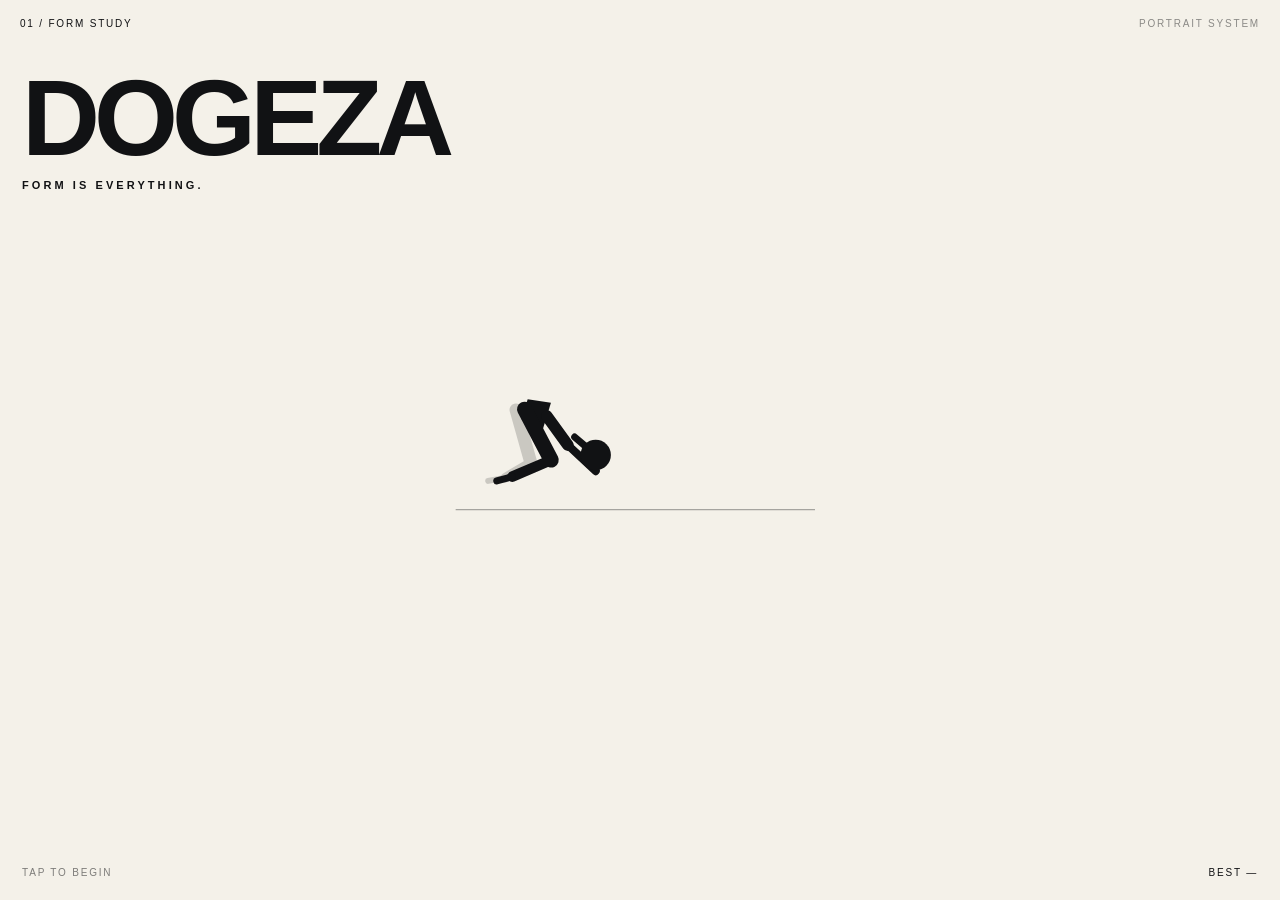
<file: index.html>
<!doctype html>
<html lang="en">
<head>
<meta charset="utf-8">
<meta name="viewport" content="width=device-width,initial-scale=1,viewport-fit=cover,user-scalable=no">
<meta name="theme-color" content="#f4f1e9">
<title>DOGEZA — FORM IS EVERYTHING.</title>
<link rel="stylesheet" href="style.css?v=r2">
</head>
<body>
<div id="app">
  <section class="screen active" id="titleScreen">
    <div class="microTop"><span>01 / FORM STUDY</span><span class="muted">PORTRAIT SYSTEM</span></div>
    <div class="titleBlock"><h1>DOGEZA</h1><div class="tag">FORM IS EVERYTHING.</div></div>
    <div class="titleFigureWrap" id="titleFigureWrap">
      <svg id="titleFigure" viewBox="0 0 360 250" aria-hidden="true"></svg>
      <div class="titleScan"></div>
    </div>
    <div class="titleBottom"><span class="tap">TAP TO BEGIN</span><span class="best" id="bestLabel">BEST —</span></div>
  </section>

  <section class="screen" id="gameScreen">
    <div id="stage">
      <div class="microTop"><span id="runCode">FORM / 000</span><span class="muted" id="statusCode">READY</span></div>
      <div class="telemetry" id="telemetry"><i class="v"></i><i class="v"></i><i class="v"></i><i class="h"></i><i class="h"></i><i class="h"></i></div>
      <svg id="figureSvg" viewBox="0 0 360 560" aria-hidden="true">
        <line id="floorLine" x1="28" x2="332" y1="486" y2="486"></line>
        <g class="far" id="farBody"></g>
        <g id="nearBody"></g>
        <g id="analysisLayer"></g>
      </svg>
      <div id="eyesLayer">
        <div class="eyeField" id="eyeField">
          <div class="focusRing r3"></div><div class="focusRing r2"></div><div class="focusRing r1"></div>
          <div class="focusAxis x"></div><div class="focusAxis y"></div><div class="focusVectors"></div>
          <div class="eyeOutline left"><div class="iris"><div class="ghost"></div></div></div>
          <div class="eyeOutline right"><div class="iris"><div class="ghost"></div></div></div>
        </div>
        <div class="eyeReadout"><span>OCULAR CONVERGENCE</span><span id="eyeReadout">Δ —</span></div>
      </div>
      <div class="telemetryPanel" id="telemetryPanel">
        <div class="metric"><span id="m1Label">ANGLE</span><b id="m1Value">—</b></div>
        <div class="metric right"><span id="m2Label">VELOCITY</span><b id="m2Value">—</b></div>
      </div>
      <div class="cue" id="cue"></div>
      <div id="transitionMask"></div>
    </div>
  </section>

  <section class="screen" id="resultScreen">
    <div class="resultWrap">
      <div class="microTop"><span>FORM ANALYSIS / FINAL</span><span class="muted" id="bestResult"></span></div>
      <div class="totalLabel">TOTAL FORM INDEX</div>
      <div class="totalScore" id="totalScore">00.00</div>
      <div class="verdict" id="verdict"></div>
      <div class="phaseSummary" id="phaseSummary">
        <div class="phaseRow"><span>KNEES</span><span id="sumKnees">—</span></div>
        <div class="phaseRow"><span>HEAD</span><span id="sumHead">—</span></div>
        <div class="phaseRow"><span>EYES</span><span id="sumEyes">—</span></div>
      </div>
      <div class="resultHint" id="resultHint"></div>
    </div>
    <div class="details" id="details">
      <h2>FORM ANALYSIS</h2>
      <div id="detailContent"></div>
      <div class="resultHint">TAP TO CLOSE</div>
    </div>
    <div id="perfectWord">DOGEZA.</div>
  </section>
</div>
<div id="landscape">PORTRAIT REQUIRED.</div>
<script src="app.js?v=r3"></script>
</body>
</html>
</file>
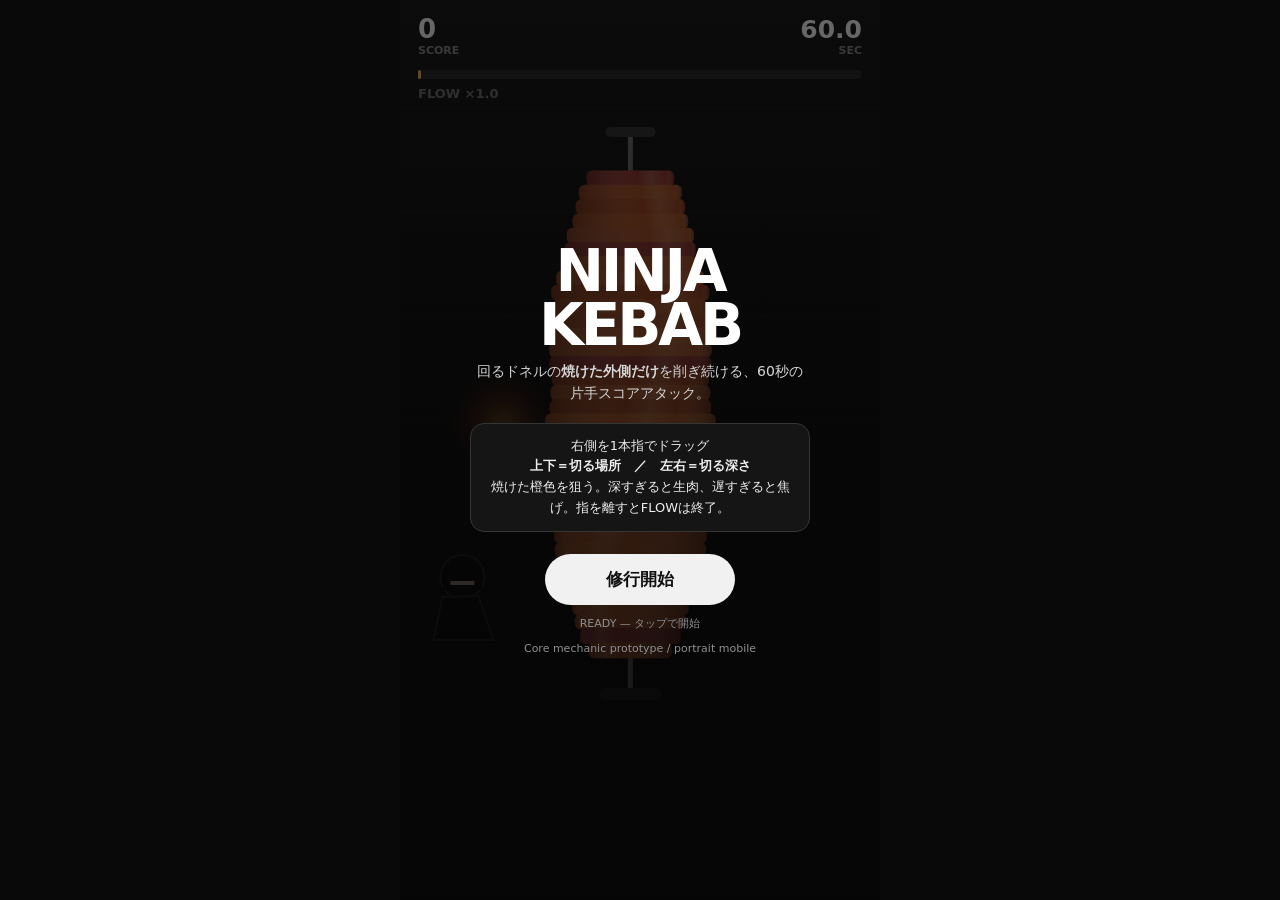
<file: ninja-kebab/index.html>
<!doctype html>
<html lang="ja">
<head>
<meta charset="utf-8" />
<meta name="viewport" content="width=device-width,initial-scale=1,maximum-scale=1,user-scalable=no,viewport-fit=cover" />
<title>NINJA KEBAB — Core Prototype</title>
<style>
  :root{color-scheme:dark}
  *{box-sizing:border-box;-webkit-tap-highlight-color:transparent}
  html,body{margin:0;height:100%;background:#090909;font-family:system-ui,-apple-system,BlinkMacSystemFont,"Segoe UI",sans-serif;overflow:hidden}
  body{display:grid;place-items:center}
  #wrap{position:relative;width:min(100vw,480px);height:100dvh;max-height:900px;background:#111;overflow:hidden;touch-action:none;user-select:none}
  canvas{width:100%;height:100%;display:block;touch-action:none}
  #start,#end{position:absolute;inset:0;display:flex;flex-direction:column;align-items:center;justify-content:center;padding:28px;text-align:center;background:linear-gradient(180deg,rgba(5,5,5,.60),rgba(5,5,5,.90));z-index:4}
  #end{display:none}
  h1{margin:0 0 8px;font-size:clamp(34px,11vw,58px);line-height:.92;letter-spacing:-.055em}
  .sub{font-size:14px;line-height:1.6;color:#d6d6d6;max-width:330px}
  .rule{margin:18px 0 22px;padding:12px 14px;border:1px solid #353535;border-radius:14px;background:#151515;font-size:13px;line-height:1.6;color:#eee;max-width:340px}
  button{border:0;border-radius:999px;padding:14px 24px;font-size:17px;font-weight:800;background:#f1f1f1;color:#111;min-width:190px}
  .tiny{margin-top:11px;color:#8f8f8f;font-size:11px}
  #endScore{font-size:58px;font-weight:900;line-height:1;margin:5px 0 6px}
  #grade{font-size:18px;font-weight:800;margin-bottom:16px}
</style>
</head>
<body>
<div id="wrap">
  <canvas id="game"></canvas>
  <div id="start">
    <h1>NINJA<br>KEBAB</h1>
    <div class="sub">回るドネルの<strong>焼けた外側だけ</strong>を削ぎ続ける、60秒の片手スコアアタック。</div>
    <div class="rule">右側を1本指でドラッグ<br><b>上下＝切る場所　／　左右＝切る深さ</b><br>焼けた橙色を狙う。深すぎると生肉、遅すぎると焦げ。指を離すとFLOWは終了。</div>
    <button id="startBtn" type="button">修行開始</button>
    <div id="runtimeStatus" class="tiny">JS確認中…</div>
    <div class="tiny">Core mechanic prototype / portrait mobile</div>
  </div>
  <div id="end">
    <div class="sub">修行結果</div>
    <div id="endScore">0</div>
    <div id="grade">見習い</div>
    <button id="retryBtn">もう一回</button>
    <div class="tiny">PERFECT率と最長FLOWも画面下に表示</div>
  </div>
</div>
<script>
(()=>{
'use strict';
const canvas=document.getElementById('game');
const ctx=canvas.getContext('2d');
const wrap=document.getElementById('wrap');
const startEl=document.getElementById('start');
const endEl=document.getElementById('end');
const startBtn=document.getElementById('startBtn');
const retryBtn=document.getElementById('retryBtn');
const endScore=document.getElementById('endScore');
const gradeEl=document.getElementById('grade');
const runtimeStatus=document.getElementById('runtimeStatus');
if(runtimeStatus) runtimeStatus.textContent='READY — タップで開始';

let W=390,H=780,dpr=1;
let state='menu';
let score=0, timeLeft=60, startedAt=0, lastTs=0;
let pointer={down:false,x:W*.9,y:H*.48,depth:0};
let bands=[];
let particles=[];
let floaters=[];
let flow=1, flowCuts=0, bestFlow=1, perfect=0, totalCuts=0;
let lastCutAt=0;
let shake=0;
let audioCtx=null;
const BAND_COUNT=34;
const meat={cx:W*.48,top:H*.18,bottom:H*.72,baseR:74};

function resize(){
  const r=wrap.getBoundingClientRect();
  W=Math.max(320,Math.round(r.width)); H=Math.max(560,Math.round(r.height));
  dpr=Math.min(2,window.devicePixelRatio||1);
  canvas.width=Math.round(W*dpr); canvas.height=Math.round(H*dpr);
  ctx.setTransform(dpr,0,0,dpr,0,0);
  meat.cx=W*.48; meat.top=H*.19; meat.bottom=H*.73; meat.baseR=Math.min(82,W*.20);
  if(bands.length) rebuildBandGeometry();
}
window.addEventListener('resize',resize,{passive:true});
resize();

function rand(a,b){return a+Math.random()*(b-a)}
function clamp(v,a,b){return Math.max(a,Math.min(b,v))}
function lerp(a,b,t){return a+(b-a)*t}
function ease(t){return .5-.5*Math.cos(Math.PI*t)}

function baseProfile(t){
  const belly=Math.sin(Math.PI*t);
  const asym=1 + .035*Math.sin(t*10.7) + .025*Math.sin(t*21.1+1.7);
  return meat.baseR*(.48+.55*Math.pow(belly,.72))*asym;
}
function rebuildBandGeometry(){
  const bh=(meat.bottom-meat.top)/BAND_COUNT;
  bands.forEach((b,i)=>{b.y=meat.top+(i+.5)*bh;b.h=bh+1;});
}
function resetBands(){
  bands=[];
  const bh=(meat.bottom-meat.top)/BAND_COUNT;
  for(let i=0;i<BAND_COUNT;i++){
    const t=(i+.5)/BAND_COUNT;
    bands.push({
      y:meat.top+(i+.5)*bh,h:bh+1,
      r:baseProfile(t)*rand(.96,1.04),
      heat:rand(.20,.82),
      cookRate:rand(.075,.125),
      scar:0
    });
  }
}

function begin(){
  state='play'; starting=false; score=0; timeLeft=60; flow=1; flowCuts=0; bestFlow=1; perfect=0; totalCuts=0;
  particles=[];floaters=[];pointer.down=false; lastCutAt=0; shake=0;
  resetBands();
  startedAt=performance.now(); lastTs=startedAt;
  startEl.style.display='none'; endEl.style.display='none';
  try{ audioCtx=new (window.AudioContext||window.webkitAudioContext)(); }catch(e){}
  requestAnimationFrame(loop);
}
function finish(){
  state='end';pointer.down=false;
  endScore.textContent=Math.round(score).toLocaleString();
  const acc= totalCuts? Math.round(perfect/totalCuts*100):0;
  let g='見習い';
  if(score>28000)g='影のドネル職人'; else if(score>19000)g='上忍ケバブ'; else if(score>11000)g='中忍ケバブ'; else if(score>5000)g='下忍ケバブ';
  gradeEl.textContent=`${g} ・ PERFECT ${acc}% ・ MAX FLOW ×${bestFlow.toFixed(1)}`;
  endEl.style.display='flex';
}
let starting=false;
function safeBegin(ev){
  if(ev && ev.preventDefault) ev.preventDefault();
  if(starting || state==='play') return;
  starting=true;
  // Hide immediately so a successful tap is visually obvious on iPhone.
  startEl.style.display='none';
  endEl.style.display='none';
  window.setTimeout(function(){
    try{ begin(); }
    catch(err){
      starting=false; state='menu'; startEl.style.display='flex';
      if(runtimeStatus) runtimeStatus.textContent='ERROR: '+(err && err.message ? err.message : String(err));
    }
  },0);
}
startBtn.addEventListener('click',safeBegin,false);
startBtn.addEventListener('touchend',safeBegin,{passive:false});
retryBtn.addEventListener('click',safeBegin,false);
retryBtn.addEventListener('touchend',safeBegin,{passive:false});

function pointerPos(e){
  const r=canvas.getBoundingClientRect();
  return {x:(e.clientX-r.left)*W/r.width,y:(e.clientY-r.top)*H/r.height};
}
function updatePointer(e){
  const p=pointerPos(e); pointer.x=p.x; pointer.y=p.y;
  const xDeep=W*.56, xShallow=W*.94;
  pointer.depth=clamp((xShallow-p.x)/(xShallow-xDeep),0,1);
}
canvas.addEventListener('pointerdown',e=>{
  if(state!=='play')return;
  updatePointer(e);pointer.down=true;flow=1;flowCuts=0;lastCutAt=0;
  if(canvas.setPointerCapture){try{canvas.setPointerCapture(e.pointerId);}catch(_e){}} e.preventDefault();
});
canvas.addEventListener('pointermove',e=>{if(state==='play'){updatePointer(e);e.preventDefault();}});
function endPointer(e){
  if(state!=='play')return;
  if(pointer.down && flowCuts>=3){
    addFloater(W*.72,H*.16,`BANK ×${flow.toFixed(1)}`,'#fff',14);
  }
  pointer.down=false;flow=1;flowCuts=0;if(e && e.preventDefault)e.preventDefault();
}
canvas.addEventListener('pointerup',endPointer);
canvas.addEventListener('pointercancel',endPointer);
// iOS/WebView fallback when Pointer Events are incomplete.
canvas.addEventListener('touchstart',function(e){
  if(state!=='play' || !e.touches || !e.touches[0])return;
  var t=e.touches[0]; updatePointer(t); pointer.down=true; flow=1; flowCuts=0; lastCutAt=0; e.preventDefault();
},{passive:false});
canvas.addEventListener('touchmove',function(e){
  if(state!=='play' || !e.touches || !e.touches[0])return; updatePointer(e.touches[0]); e.preventDefault();
},{passive:false});
canvas.addEventListener('touchend',function(e){endPointer(e);},{passive:false});

function bandAt(y){
  if(y<meat.top||y>meat.bottom)return null;
  const i=clamp(Math.floor((y-meat.top)/(meat.bottom-meat.top)*BAND_COUNT),0,BAND_COUNT-1);
  return bands[i];
}

function cookedDepth(b){
  // edible shell grows as the surface cooks; 3..16px during useful window
  return clamp(2 + (b.heat-.12)*18,2,17);
}
function bandColor(heat){
  if(heat<.30) return [168,59,48];       // raw/red
  if(heat<.48){const t=(heat-.30)/.18; return [lerp(176,210,t),lerp(70,103,t),lerp(48,46,t)];}
  if(heat<.82){const t=(heat-.48)/.34; return [lerp(214,176,t),lerp(108,67,t),lerp(45,29,t)];} // ideal orange/brown
  const t=clamp((heat-.82)/.35,0,1);return [lerp(150,47,t),lerp(54,25,t),lerp(28,21,t)]; // burnt
}
function rgb(c,a=1){return `rgba(${c[0]|0},${c[1]|0},${c[2]|0},${a})`}

function tryCut(now){
  if(!pointer.down || now-lastCutAt<78)return;
  lastCutAt=now;
  const b=bandAt(pointer.y);
  if(!b || pointer.depth<.055){ return; }

  const want=pointer.depth*20; // player-requested depth in pixels
  const edible=cookedDepth(b);
  const heat=b.heat;
  let quality=''; let gain=0; let cut=Math.min(want,b.r*.22); let good=false;

  totalCuts++;
  if(heat<.34 && want>3.5){
    quality='RAW'; gain=-35; breakFlow(); b.scar=Math.min(1,b.scar+.3); shake=5;
    buzz([15,20,20]); tone(90,.045,'sawtooth',.025);
  }else if(heat>.98){
    quality='BURNT'; gain=10; breakFlow(); b.scar=Math.min(1,b.scar+.22); shake=4;
    buzz(25); tone(120,.05,'square',.02);
  }else{
    const err=Math.abs(want-edible);
    const idealHeat=(heat>=.48&&heat<=.88);
    if(err<=2.8 && idealHeat){
      quality='PERFECT'; good=true; perfect++;
      flowCuts++; flow=Math.min(12,1+flowCuts*.18+Math.max(0,flowCuts-10)*.035);bestFlow=Math.max(bestFlow,flow);
      gain=(90+cut*16)*flow;
      b.scar=Math.max(0,b.scar-.08);
      swoosh(flow); buzz(8);
    }else if(want>edible+4.0){
      quality='TOO DEEP'; gain=15; breakFlow(); b.scar=Math.min(1,b.scar+.25); shake=3.5;
      tone(110,.035,'sawtooth',.018);
    }else{
      quality=heat<.45?'EARLY':'GOOD'; good=true;
      flowCuts++; flow=Math.min(8,1+flowCuts*.11);bestFlow=Math.max(bestFlow,flow);
      gain=(35+cut*9)*flow;
      swoosh(flow*.6); buzz(5);
    }
  }

  score=Math.max(0,score+gain);
  const actualCut=Math.max(1,Math.min(cut, edible + (quality==='TOO DEEP'?5:2)));
  b.r=Math.max(13,b.r-actualCut*.54);
  // small local deformation makes player-created topology
  const idx=bands.indexOf(b);
  if(idx>0)bands[idx-1].r=Math.max(13,bands[idx-1].r-actualCut*.11);
  if(idx<bands.length-1)bands[idx+1].r=Math.max(13,bands[idx+1].r-actualCut*.11);
  b.heat= quality==='BURNT' ? .24 : .16 + rand(0,.08); // fresh raw surface after shaving

  const right=meat.cx+b.r;
  addFloater(Math.min(W-68,right+42),b.y-6,quality, quality==='PERFECT'?'#ffe07a':quality==='GOOD'?'#fff':'#ff857a', quality==='PERFECT'?15:12);
  if(good)spawnMeat(right,b.y,quality==='PERFECT'?9:5,cut);
}
function breakFlow(){flow=1;flowCuts=0;}
function buzz(p){try{if(navigator.vibrate)navigator.vibrate(p)}catch(e){}}
function tone(freq,dur,type='sine',vol=.02){
  if(!audioCtx)return;
  try{
    const o=audioCtx.createOscillator(),g=audioCtx.createGain();o.type=type;o.frequency.value=freq;g.gain.setValueAtTime(vol,audioCtx.currentTime);g.gain.exponentialRampToValueAtTime(.0001,audioCtx.currentTime+dur);o.connect(g).connect(audioCtx.destination);o.start();o.stop(audioCtx.currentTime+dur);
  }catch(e){}
}
function swoosh(strength){
  if(!audioCtx)return;
  try{
    const o=audioCtx.createOscillator(),g=audioCtx.createGain();o.type='triangle';
    o.frequency.setValueAtTime(360+strength*18,audioCtx.currentTime);o.frequency.exponentialRampToValueAtTime(120,audioCtx.currentTime+.035);
    g.gain.setValueAtTime(.018,audioCtx.currentTime);g.gain.exponentialRampToValueAtTime(.0001,audioCtx.currentTime+.04);
    o.connect(g).connect(audioCtx.destination);o.start();o.stop(audioCtx.currentTime+.04);
  }catch(e){}
}

function spawnMeat(x,y,n,cut){
  for(let i=0;i<n;i++) particles.push({x:x+rand(-3,8),y:y+rand(-6,6),vx:rand(35,110),vy:rand(-20,35),g:rand(170,250),life:rand(.55,1),rot:rand(0,6.28),vr:rand(-7,7),w:rand(5,12)+cut*.12,h:rand(2,5)});
}
function addFloater(x,y,text,color='#fff',size=13){floaters.push({x,y,text,color,size,life:.65});}

function update(dt,now){
  const elapsed=(now-startedAt)/1000; timeLeft=Math.max(0,60-elapsed);
  if(timeLeft<=0){finish();return;}

  // Cooking: fresh surfaces gradually move raw -> ideal -> burnt.
  bands.forEach((b,i)=>{
    const local=1 + .08*Math.sin(now*.0015+i*.63);
    b.heat=Math.min(1.18,b.heat+b.cookRate*local*dt);
  });
  tryCut(now);

  particles.forEach(p=>{p.life-=dt;p.vy+=p.g*dt;p.x+=p.vx*dt;p.y+=p.vy*dt;p.rot+=p.vr*dt;});
  particles=particles.filter(p=>p.life>0&&p.y<H+30);
  floaters.forEach(f=>{f.life-=dt;f.y-=25*dt;});floaters=floaters.filter(f=>f.life>0);
  shake=Math.max(0,shake-22*dt);
}

function draw(){
  ctx.clearRect(0,0,W,H);
  ctx.save();
  if(shake>0)ctx.translate(rand(-shake,shake),rand(-shake,shake));
  drawBackground();drawHUD();drawNinja();drawMeat();drawBlade();drawParticles();drawControlHint();drawFloaters();
  ctx.restore();
}
function drawBackground(){
  const g=ctx.createLinearGradient(0,0,0,H);g.addColorStop(0,'#151515');g.addColorStop(.5,'#0b0b0b');g.addColorStop(1,'#050505');ctx.fillStyle=g;ctx.fillRect(0,0,W,H);
  // subtle kitchen lines
  ctx.strokeStyle='rgba(255,255,255,.035)';ctx.lineWidth=1;
  for(let y=H*.12;y<H;y+=52){ctx.beginPath();ctx.moveTo(0,y);ctx.lineTo(W,y);ctx.stroke();}
}
function drawHUD(){
  ctx.fillStyle='#fff';ctx.font='900 26px system-ui';ctx.textAlign='left';ctx.fillText(Math.round(score).toLocaleString(),18,38);
  ctx.font='700 11px system-ui';ctx.fillStyle='#8d8d8d';ctx.fillText('SCORE',18,54);
  ctx.textAlign='right';ctx.fillStyle=timeLeft<10?'#ff7b6f':'#fff';ctx.font='900 25px system-ui';ctx.fillText(timeLeft.toFixed(1),W-18,38);
  ctx.font='700 11px system-ui';ctx.fillStyle='#8d8d8d';ctx.fillText('SEC',W-18,54);

  const barX=18,barY=70,barW=W-36,barH=9;
  ctx.fillStyle='#272727';roundRect(barX,barY,barW,barH,5);ctx.fill();
  const f=clamp((flow-1)/9,0,1);const fg=ctx.createLinearGradient(barX,0,barX+barW,0);fg.addColorStop(0,'#f3c05c');fg.addColorStop(1,'#fff0a6');ctx.fillStyle=fg;roundRect(barX,barY,Math.max(3,barW*f),barH,5);ctx.fill();
  ctx.textAlign='left';ctx.fillStyle=flow>1?'#ffe287':'#777';ctx.font='800 13px system-ui';ctx.fillText(`FLOW ×${flow.toFixed(1)}`,18,98);
  if(flow>=4){ctx.textAlign='right';ctx.fillStyle='#ffe287';ctx.font='800 12px system-ui';ctx.fillText(flow>=8?'影分身域':flow>=6?'無音斬り': '加速中',W-18,98);}
}
function drawMeat(){
  const rodTop=meat.top-36,rodBottom=meat.bottom+34;
  ctx.strokeStyle='#777';ctx.lineWidth=5;ctx.beginPath();ctx.moveTo(meat.cx,rodTop);ctx.lineTo(meat.cx,rodBottom);ctx.stroke();
  ctx.fillStyle='#353535';roundRect(meat.cx-25,rodTop-8,50,10,5);ctx.fill();
  ctx.fillStyle='#202020';roundRect(meat.cx-31,rodBottom-3,62,12,6);ctx.fill();

  const rot=(performance.now()*.0014)%1;
  bands.forEach((b,i)=>{
    const c=bandColor(b.heat);
    const x=meat.cx-b.r;
    // body
    ctx.fillStyle=rgb(c);roundRect(x,b.y-b.h/2,b.r*2,b.h+.7,Math.min(6,b.h/2));ctx.fill();
    // rotating highlight/shadow across surface
    const phase=(rot+i*.018)%1;
    const highlightX=meat.cx + Math.sin(phase*Math.PI*2)*b.r*.58;
    const grad=ctx.createLinearGradient(x,0,x+b.r*2,0);
    grad.addColorStop(0,'rgba(0,0,0,.28)');grad.addColorStop(clamp((highlightX-x)/(b.r*2)-.14,0,1),'rgba(255,255,255,.01)');grad.addColorStop(clamp((highlightX-x)/(b.r*2),0,1),'rgba(255,225,180,.22)');grad.addColorStop(clamp((highlightX-x)/(b.r*2)+.17,0,1),'rgba(255,255,255,.01)');grad.addColorStop(1,'rgba(0,0,0,.34)');
    ctx.fillStyle=grad;roundRect(x,b.y-b.h/2,b.r*2,b.h+.7,Math.min(6,b.h/2));ctx.fill();
    // burn specks
    if(b.heat>.90){ctx.fillStyle=`rgba(30,15,8,${clamp((b.heat-.9)*1.9,0,.55)})`;for(let s=0;s<2;s++){const px=meat.cx + Math.sin(i*12.3+s*4.2)*b.r*.72;ctx.fillRect(px,b.y-1,2.5,2.2);}}
  });

  // flame / heater
  const fx=meat.cx-meat.baseR-46;
  const flame=ctx.createRadialGradient(fx,meat.top+(meat.bottom-meat.top)*.52,8,fx,meat.top+(meat.bottom-meat.top)*.52,62);flame.addColorStop(0,'rgba(255,151,46,.34)');flame.addColorStop(.45,'rgba(255,74,32,.13)');flame.addColorStop(1,'rgba(0,0,0,0)');ctx.fillStyle=flame;ctx.fillRect(fx-70,meat.top,120,meat.bottom-meat.top);
}
function drawBlade(){
  if(state!=='play')return;
  const b=bandAt(pointer.y);
  const y=clamp(pointer.y,meat.top-10,meat.bottom+10);
  const shallowX=W*.94,deepX=W*.56;
  const handX=clamp(pointer.x,deepX,shallowX);
  let tipX=meat.cx+(b?b.r:meat.baseR*.8)+7;
  const penetration=pointer.depth*20;
  tipX-=penetration;
  ctx.save();
  ctx.globalAlpha=pointer.down?1:.72;
  ctx.strokeStyle=pointer.down?'#f7f7f7':'#9e9e9e';ctx.lineWidth=3;ctx.lineCap='round';ctx.beginPath();ctx.moveTo(tipX,y);ctx.lineTo(handX,y+2);ctx.stroke();
  ctx.fillStyle='#555';roundRect(handX-2,y-5,31,12,4);ctx.fill();
  ctx.restore();
}
function drawNinja(){
  // Minimal silhouette: theme layer, deliberately secondary to mechanic.
  const x=W*.13,y=H*.68,s=Math.min(1,W/390);
  ctx.save();ctx.translate(x,y);ctx.fillStyle='#050505';ctx.strokeStyle='#272727';ctx.lineWidth=2;
  ctx.beginPath();ctx.arc(0,-35,22*s,0,Math.PI*2);ctx.fill();ctx.stroke();
  ctx.fillRect(-19*s,-34,38*s,12);
  ctx.fillStyle='#c9b59e';ctx.fillRect(-12*s,-31,24*s,4);
  ctx.fillStyle='#050505';ctx.beginPath();ctx.moveTo(-20*s,-15);ctx.lineTo(16*s,-16);ctx.lineTo(31*s,28);ctx.lineTo(-29*s,28);ctx.closePath();ctx.fill();ctx.stroke();
  if(flow>=5){ctx.globalAlpha=.12;for(let i=1;i<Math.min(5,Math.floor(flow/2));i++){ctx.translate(-9,0);ctx.fillStyle='#ddd';ctx.beginPath();ctx.arc(0,-35,20,0,Math.PI*2);ctx.fill();}}
  ctx.restore();
}
function drawParticles(){
  particles.forEach(p=>{ctx.save();ctx.translate(p.x,p.y);ctx.rotate(p.rot);ctx.fillStyle=`rgba(181,83,43,${clamp(p.life*1.6,0,1)})`;roundRect(-p.w/2,-p.h/2,p.w,p.h,2);ctx.fill();ctx.restore();});
}
function drawControlHint(){
  if(state!=='play')return;
  const x1=W*.56,x2=W*.94,y=H*.89;
  ctx.strokeStyle='rgba(255,255,255,.17)';ctx.lineWidth=2;ctx.beginPath();ctx.moveTo(x1,y);ctx.lineTo(x2,y);ctx.stroke();
  ctx.fillStyle='#777';ctx.font='700 10px system-ui';ctx.textAlign='left';ctx.fillText('深い',x1,y+18);ctx.textAlign='right';ctx.fillText('浅い',x2,y+18);
  ctx.textAlign='center';ctx.fillStyle='rgba(255,255,255,.30)';ctx.font='700 11px system-ui';ctx.fillText('← 切る深さ →', (x1+x2)/2,y-8);
}
function drawFloaters(){
  floaters.forEach(f=>{ctx.globalAlpha=clamp(f.life*2,0,1);ctx.textAlign='center';ctx.font=`900 ${f.size}px system-ui`;ctx.fillStyle=f.color;ctx.fillText(f.text,f.x,f.y);ctx.globalAlpha=1;});
}
function roundRect(x,y,w,h,r){
  if(w<0){x+=w;w=-w} if(h<0){y+=h;h=-h} r=Math.max(0,Math.min(r,Math.abs(w)/2,Math.abs(h)/2));
  ctx.beginPath();ctx.moveTo(x+r,y);ctx.arcTo(x+w,y,x+w,y+h,r);ctx.arcTo(x+w,y+h,x,y+h,r);ctx.arcTo(x,y+h,x,y,r);ctx.arcTo(x,y,x+w,y,r);ctx.closePath();
}

function loop(ts){
  if(state!=='play')return;
  const dt=Math.min(.033,(ts-lastTs)/1000||.016);lastTs=ts;update(dt,ts);draw();
  if(state==='play')requestAnimationFrame(loop);
}

// static first frame behind menu
resetBands();draw();
})();
</script>
</body>
</html>
</file>
<file: style.css>
:root{
  --paper:#f4f1e9; --ink:#111214; --soft:#8c8b85; --line:#c9c6bd;
  --accent:#d84632; --dark:#17181b; --black:#070809;
}
*{box-sizing:border-box;-webkit-tap-highlight-color:transparent}
html,body{width:100%;height:100%;margin:0;overflow:hidden;background:var(--paper);color:var(--ink)}
body{font-family:"DIN Alternate","Avenir Next Condensed","Arial Narrow",Arial,sans-serif;touch-action:none;user-select:none;-webkit-user-select:none}
button{font:inherit}
#app{position:fixed;inset:0;background:var(--paper);transition:background .45s ease,color .45s ease}
#app.knees{background:var(--paper);color:var(--ink)}
#app.head{background:#7f7f7b;color:#0b0c0e}
#app.eyes{background:var(--black);color:#f0eee8}
#app.result{background:#ece9e1;color:var(--ink)}
.screen{position:absolute;inset:0;display:none}.screen.active{display:block}
.microTop{position:absolute;top:calc(env(safe-area-inset-top) + 18px);left:20px;right:20px;display:flex;justify-content:space-between;align-items:flex-start;z-index:10;font-size:10px;letter-spacing:.18em;text-transform:uppercase}
.microTop .muted{opacity:.46}
#titleScreen{padding:0 22px}
.titleBlock{position:absolute;left:22px;right:22px;top:calc(env(safe-area-inset-top) + 76px)}
.titleBlock h1{margin:0;font-size:clamp(62px,21vw,108px);line-height:.78;letter-spacing:-.055em;font-weight:800}
.titleBlock .tag{margin-top:19px;font-size:11px;letter-spacing:.28em;font-weight:700}
.titleFigureWrap{position:absolute;left:50%;top:53%;width:min(86vw,420px);height:38vh;transform:translate(-50%,-50%)}
#titleFigure{width:100%;height:100%;overflow:visible}
.titleScan{position:absolute;left:9%;right:9%;top:12%;height:1px;background:var(--accent);opacity:0;box-shadow:0 0 0 1px rgba(216,70,50,.08)}
.titleScan::after{content:"FORM ANALYSIS";position:absolute;right:0;top:-14px;font-size:8px;letter-spacing:.18em;color:var(--accent)}
.titleFigureWrap.scan .titleScan{animation:titleScan 1.05s cubic-bezier(.22,.7,.25,1)}
@keyframes titleScan{0%{top:8%;opacity:0}12%{opacity:.8}85%{opacity:.8}100%{top:88%;opacity:0}}
.titleBottom{position:absolute;left:22px;right:22px;bottom:calc(env(safe-area-inset-bottom) + 22px);display:flex;justify-content:space-between;align-items:flex-end;font-size:10px;letter-spacing:.18em;text-transform:uppercase}
.titleBottom .tap{opacity:.52}.titleBottom .best{font-variant-numeric:tabular-nums}
#gameScreen{overflow:hidden}
#stage{position:absolute;inset:0}
#figureSvg{position:absolute;left:50%;top:51%;width:min(96vw,520px);height:min(70vh,690px);transform:translate(-50%,-50%);overflow:visible}
#floorLine{stroke:currentColor;stroke-width:1.3;opacity:.55}
.suitLine{fill:none;stroke:#111214;stroke-linecap:round;stroke-linejoin:round}
.suitTorso{fill:#111214;stroke:#111214;stroke-linejoin:round}
.skin{fill:#111214}.shoe{fill:#111214}
.analysisBone{fill:none;stroke:var(--accent);stroke-width:1.35;opacity:0;stroke-linecap:round;stroke-linejoin:round}
.analysisJoint{fill:var(--paper);stroke:var(--accent);stroke-width:1.4;opacity:0}
.analysisMeasure{fill:none;stroke:var(--accent);stroke-width:1;opacity:0;stroke-dasharray:4 4}
.analysisText{fill:var(--accent);font-size:8px;letter-spacing:.16em;opacity:0}
#figureSvg.analyzing .suitLine,#figureSvg.analyzing .suitTorso,#figureSvg.analyzing .skin,#figureSvg.analyzing .shoe{opacity:.14;transition:opacity .15s ease}
#figureSvg.analyzing .analysisBone,#figureSvg.analyzing .analysisJoint,#figureSvg.analyzing .analysisMeasure,#figureSvg.analyzing .analysisText{opacity:1;transition:opacity .12s ease}
#figureSvg.headMode .far{opacity:.28}
#figureSvg.headMode .suitLine,#figureSvg.headMode .suitTorso{filter:contrast(1.08)}
.telemetry{position:absolute;inset:0;pointer-events:none;opacity:0;transition:opacity .12s ease}
.telemetry.active{opacity:1}
.telemetry .v,.telemetry .h{position:absolute;background:currentColor;opacity:.12}
.telemetry .v{top:13%;bottom:13%;width:1px}.telemetry .h{left:7%;right:7%;height:1px}
.telemetry .v:nth-child(1){left:18%}.telemetry .v:nth-child(2){left:50%}.telemetry .v:nth-child(3){right:18%}
.telemetry .h:nth-child(4){top:27%}.telemetry .h:nth-child(5){top:51%}.telemetry .h:nth-child(6){top:75%}
.telemetryPanel{position:absolute;left:18px;right:18px;bottom:calc(env(safe-area-inset-bottom) + 26px);display:flex;justify-content:space-between;gap:20px;align-items:flex-end;font-size:9px;letter-spacing:.14em;text-transform:uppercase;opacity:0;transition:opacity .12s ease}
.telemetryPanel.active{opacity:.88}
.telemetryPanel .metric{min-width:106px}.telemetryPanel .metric.right{text-align:right}
.telemetryPanel b{display:block;margin-top:5px;font-size:16px;letter-spacing:.06em;font-weight:600;font-variant-numeric:tabular-nums}
.cue{position:absolute;left:0;right:0;bottom:calc(env(safe-area-inset-bottom) + 25px);text-align:center;font-size:11px;font-weight:700;letter-spacing:.34em;text-transform:uppercase;opacity:0;transition:opacity .2s ease;z-index:12}
.cue.show{opacity:.56}
#eyesLayer{position:absolute;inset:0;display:none;overflow:hidden}
#eyesLayer.active{display:block}
.eyeField{position:absolute;left:50%;top:49%;width:min(90vw,430px);aspect-ratio:1.08/1;transform:translate(-50%,-50%)}
.eyeOutline{position:absolute;top:42%;width:38%;height:19%;border-top:1.5px solid rgba(244,241,233,.9);border-bottom:1px solid rgba(244,241,233,.24);border-radius:55% 55% 48% 48%;opacity:.72}
.eyeOutline.left{left:7%}.eyeOutline.right{right:7%}
.iris{position:absolute;left:50%;top:50%;width:31px;height:31px;border:1px solid rgba(244,241,233,.8);border-radius:50%;transform:translate(-50%,-50%)}
.iris::after{content:"";position:absolute;left:50%;top:50%;width:5px;height:5px;background:#f4f1e9;border-radius:50%;transform:translate(-50%,-50%)}
.ghost{position:absolute;inset:-1px;border:1px solid rgba(216,70,50,.62);border-radius:50%;transform:translate(var(--gx,0),var(--gy,0));opacity:.7}
.focusRing{position:absolute;left:50%;top:50%;border:1px solid rgba(244,241,233,.18);border-radius:50%;transform:translate(-50%,-50%)}
.focusRing.r1{width:47%;height:47%}.focusRing.r2{width:68%;height:68%}.focusRing.r3{width:92%;height:92%;border-color:rgba(216,70,50,.25)}
.focusAxis{position:absolute;background:rgba(244,241,233,.12)}
.focusAxis.x{left:3%;right:3%;top:50%;height:1px}.focusAxis.y{top:3%;bottom:3%;left:50%;width:1px}
.focusVectors{position:absolute;inset:0}
.focusVectors::before,.focusVectors::after{content:"";position:absolute;top:50%;width:45%;height:1px;background:rgba(216,70,50,.5);transform-origin:center right}
.focusVectors::before{left:3%;transform:rotate(var(--va,0deg))}.focusVectors::after{right:3%;transform-origin:center left;transform:rotate(var(--vaNeg,0deg))}
.eyeReadout{position:absolute;left:18px;right:18px;bottom:calc(env(safe-area-inset-bottom) + 28px);display:flex;justify-content:space-between;font-size:9px;letter-spacing:.15em;text-transform:uppercase;color:#f4f1e9;opacity:.55}
#transitionMask{position:absolute;inset:0;display:none;background:var(--black);z-index:20}#transitionMask.flash{display:block;animation:blackFlash .34s ease both}@keyframes blackFlash{0%{opacity:0}45%{opacity:1}100%{opacity:0}}
#resultScreen{padding:0 22px;overflow:hidden}
.resultWrap{position:absolute;inset:0;padding:calc(env(safe-area-inset-top) + 58px) 22px calc(env(safe-area-inset-bottom) + 26px);display:flex;flex-direction:column}
.totalLabel{font-size:9px;letter-spacing:.24em;text-transform:uppercase;opacity:.45}
.totalScore{margin-top:auto;margin-bottom:auto;font-size:clamp(96px,31vw,164px);font-weight:700;letter-spacing:-.075em;line-height:.8;font-variant-numeric:tabular-nums}
.verdict{margin-top:-7vh;font-size:11px;letter-spacing:.22em;text-transform:uppercase;min-height:16px;font-weight:700}
.phaseSummary{margin-top:32px;border-top:1px solid rgba(17,18,20,.2);opacity:0;transform:translateY(12px);transition:opacity .45s ease,transform .45s ease}
.phaseSummary.show{opacity:1;transform:none}
.phaseRow{display:grid;grid-template-columns:1fr auto;padding:12px 0;border-bottom:1px solid rgba(17,18,20,.14);font-size:11px;letter-spacing:.18em;text-transform:uppercase}
.phaseRow span:last-child{font-variant-numeric:tabular-nums}
.resultHint{margin-top:17px;text-align:center;font-size:9px;letter-spacing:.2em;text-transform:uppercase;opacity:.42;min-height:12px}
.details{position:absolute;inset:0;background:#ece9e1;padding:calc(env(safe-area-inset-top) + 54px) 22px calc(env(safe-area-inset-bottom) + 22px);transform:translateY(102%);transition:transform .42s cubic-bezier(.22,.72,.22,1);z-index:5;overflow:auto}
.details.open{transform:none}
.details h2{margin:0 0 24px;font-size:13px;letter-spacing:.22em;text-transform:uppercase}
.detailGroup{margin-bottom:22px}.detailGroupTitle{display:flex;justify-content:space-between;padding-bottom:8px;border-bottom:1px solid rgba(17,18,20,.22);font-size:10px;letter-spacing:.19em}.detailMetric{display:grid;grid-template-columns:1fr auto;gap:10px;padding:8px 0 4px;font-size:10px;letter-spacing:.13em}.detailMetric .score{font-variant-numeric:tabular-nums}.detailReason{font-size:8px;letter-spacing:.14em;opacity:.48;text-align:right;padding-bottom:5px}
#perfectWord{position:absolute;inset:0;display:none;align-items:center;justify-content:center;background:#ece9e1;font-size:clamp(52px,18vw,92px);letter-spacing:-.04em;font-weight:800;z-index:30}#perfectWord.show{display:flex}
#landscape{position:fixed;inset:0;display:none;z-index:100;background:#08090a;color:#f4f1e9;align-items:center;justify-content:center;text-align:center;font-size:11px;letter-spacing:.28em;text-transform:uppercase}@media (orientation:landscape) and (max-height:600px){#landscape{display:flex}}
</file>
